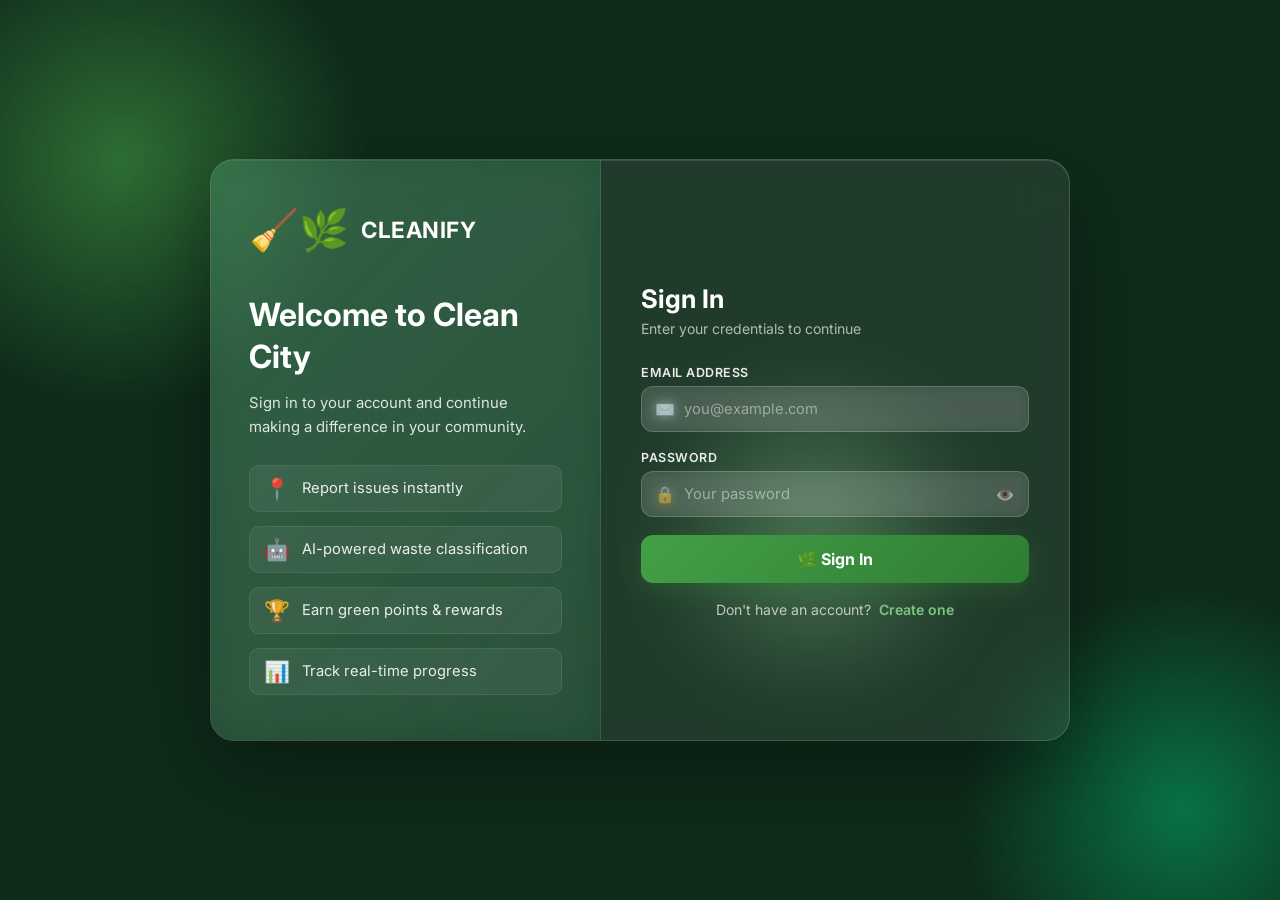
<file: templates/index.html>
<!DOCTYPE html>
<html lang="en">
<head>
    <meta charset="UTF-8">
    <meta name="viewport" content="width=device-width, initial-scale=1.0">
    <title>Sign In - CLEANIFY</title>
    <link href="https://fonts.googleapis.com/css2?family=Inter:wght@400;500;600;700;800&display=swap" rel="stylesheet">
    <style>
        * { margin: 0; padding: 0; box-sizing: border-box; }
        body { font-family: 'Inter', sans-serif; background: #0f2b1a; min-height: 100vh; display: flex; align-items: center; justify-content: center; position: relative; overflow: hidden; }
        body::before { content: ''; position: fixed; top: -10%; left: -10%; width: 500px; height: 500px; background: radial-gradient(circle, rgba(76,175,80,0.5) 0%, transparent 70%); border-radius: 50%; animation: blob1 18s ease-in-out infinite; z-index: 0; }
        body::after { content: ''; position: fixed; bottom: -15%; right: -10%; width: 450px; height: 450px; background: radial-gradient(circle, rgba(0,200,120,0.45) 0%, transparent 70%); border-radius: 50%; animation: blob2 22s ease-in-out infinite; z-index: 0; }
        @keyframes blob1 { 0%,100%{transform:translate(0,0) scale(1);} 33%{transform:translate(80px,60px) scale(1.15);} 66%{transform:translate(-40px,100px) scale(0.9);} }
        @keyframes blob2 { 0%,100%{transform:translate(0,0) scale(1);} 33%{transform:translate(-70px,-50px) scale(1.1);} 66%{transform:translate(50px,-80px) scale(0.95);} }
        @keyframes fadeInUp { from{opacity:0;transform:translateY(20px);} to{opacity:1;transform:translateY(0);} }
        @keyframes bounce { 0%,100%{transform:translateY(0);} 50%{transform:translateY(-10px);} }
        @keyframes spin { to{transform:rotate(360deg);} }
        .login-wrapper { width:100%;max-width:900px;padding:20px;position:relative;z-index:1;animation:fadeInUp 0.6s ease-out; }
        .login-container { display:grid;grid-template-columns:1fr 1.2fr;background:rgba(255,255,255,0.08);border-radius:24px;overflow:hidden;box-shadow:0 30px 80px rgba(0,0,0,0.35),inset 0 1px 0 rgba(255,255,255,0.12);border:1px solid rgba(255,255,255,0.15);backdrop-filter:blur(24px); }
        .login-branding { background:linear-gradient(135deg,rgba(46,125,79,0.45) 0%,rgba(27,94,54,0.35) 100%);backdrop-filter:blur(16px);border-right:1px solid rgba(255,255,255,0.08);padding:45px 38px;display:flex;flex-direction:column;justify-content:center;gap:20px; }
        .brand-header { display:flex;align-items:center;gap:12px;margin-bottom:20px; }
        .brand-header .logo-icon { font-size:2.5rem;animation:bounce 2s ease-in-out infinite; }
        .brand-header .logo-text { font-size:1.4rem;font-weight:700;color:white;letter-spacing:0.5px; }
        .brand-content h1 { font-size:2rem;color:white;margin-bottom:15px;line-height:1.3; }
        .brand-content p { font-size:0.93rem;color:rgba(255,255,255,0.85);line-height:1.6;margin-bottom:25px; }
        .features-list { list-style:none;display:flex;flex-direction:column;gap:14px; }
        .features-list li { display:flex;align-items:center;gap:12px;font-size:0.92rem;color:rgba(255,255,255,0.9);padding:10px 14px;background:rgba(255,255,255,0.06);border-radius:10px;border:1px solid rgba(255,255,255,0.08);transition:all 0.3s ease; }
        .features-list li:hover { background:rgba(255,255,255,0.1);transform:translateX(4px); }
        .feature-icon { font-size:1.3rem;flex-shrink:0; }
        .login-form-wrapper { padding:50px 40px;display:flex;flex-direction:column;justify-content:center; }
        .form-header { margin-bottom:28px; }
        .form-header h2 { font-size:1.6rem;color:white;margin-bottom:6px;font-weight:700; }
        .form-header p { font-size:0.88rem;color:rgba(255,255,255,0.65); }
        .form-group { margin-bottom:18px; }
        .form-group label { display:block;font-size:0.78rem;font-weight:600;color:rgba(255,255,255,0.9);margin-bottom:6px;text-transform:uppercase;letter-spacing:0.5px; }
        .input-wrapper { position:relative; }
        .input-icon { position:absolute;left:14px;top:50%;transform:translateY(-50%);font-size:1rem;opacity:0.5;pointer-events:none; }
        .input-wrapper input { width:100%;padding:13px 14px 13px 42px;border:1.5px solid rgba(255,255,255,0.18);border-radius:12px;background:rgba(255,255,255,0.1);backdrop-filter:blur(6px);color:white;font-size:0.92rem;font-family:'Inter',sans-serif;transition:all 0.35s; }
        .input-wrapper input::placeholder { color:rgba(255,255,255,0.45); }
        .input-wrapper input:focus { outline:none;border-color:#4caf50;box-shadow:0 0 0 4px rgba(76,175,80,0.15); }
        .toggle-password { position:absolute;right:14px;top:50%;transform:translateY(-50%);background:none;border:none;color:rgba(255,255,255,0.5);cursor:pointer;font-size:1rem; }
        .login-btn { width:100%;padding:14px;background:linear-gradient(135deg,#43a047 0%,#2e7d32 100%);border:none;border-radius:12px;color:white;font-size:1rem;font-weight:700;font-family:'Inter',sans-serif;cursor:pointer;transition:all 0.35s;box-shadow:0 8px 24px rgba(46,125,50,0.35);position:relative;overflow:hidden; }
        .login-btn:hover:not(:disabled) { transform:translateY(-3px);box-shadow:0 14px 36px rgba(46,125,50,0.5); }
        .login-btn:disabled { opacity:0.5;cursor:not-allowed; }
        .login-btn .btn-loading { display:none; }
        .login-btn.loading .btn-text { visibility:hidden; }
        .login-btn.loading .btn-loading { display:block;position:absolute;top:50%;left:50%;transform:translate(-50%,-50%); }
        .spinner { width:22px;height:22px;border:3px solid rgba(255,255,255,0.3);border-top-color:white;border-radius:50%;animation:spin 0.7s linear infinite; }
        .auth-msg { margin-top:14px;padding:12px;border-radius:10px;text-align:center;font-size:0.88rem;font-weight:500;display:none; }
        .auth-msg.success { background:rgba(129,199,132,0.15);color:#81c784;border:1px solid rgba(129,199,132,0.3); }
        .auth-msg.error { background:rgba(255,71,87,0.15);color:#ff4757;border:1px solid rgba(255,71,87,0.3); }
        .register-prompt { text-align:center;margin-top:18px;font-size:0.88rem;color:rgba(255,255,255,0.7); }
        .register-prompt a { color:#81c784;text-decoration:none;font-weight:600;margin-left:4px; }
        @media (max-width:768px) { .login-container{grid-template-columns:1fr;} .login-branding{display:none;} .login-form-wrapper{padding:36px 28px;} }
    </style>
</head>
<body>
    <div style="position:fixed;top:40%;left:50%;width:350px;height:350px;background:radial-gradient(circle,rgba(129,199,132,0.4) 0%,transparent 70%);border-radius:50%;animation:blob1 25s ease-in-out infinite reverse;z-index:0;"></div>
    <div class="login-wrapper">
        <div class="login-container">
            <div class="login-branding">
                <div class="brand-header">
                    <span class="logo-icon">🧹🌿</span>
                    <span class="logo-text">CLEANIFY</span>
                </div>
                <div class="brand-content">
                    <h1>Welcome to Clean City</h1>
                    <p>Sign in to your account and continue making a difference in your community.</p>
                    <ul class="features-list">
                        <li><span class="feature-icon">📍</span>Report issues instantly</li>
                        <li><span class="feature-icon">🤖</span>AI-powered waste classification</li>
                        <li><span class="feature-icon">🏆</span>Earn green points & rewards</li>
                        <li><span class="feature-icon">📊</span>Track real-time progress</li>
                    </ul>
                </div>
            </div>
            <div class="login-form-wrapper">
                <div class="form-header">
                    <h2>Sign In</h2>
                    <p>Enter your credentials to continue</p>
                </div>
                <form id="loginForm" onsubmit="handleLogin(event)" novalidate>
                    <div class="form-group">
                        <label for="email">Email Address</label>
                        <div class="input-wrapper">
                            <span class="input-icon">✉️</span>
                            <input type="email" id="email" placeholder="you@example.com" required autocomplete="email">
                        </div>
                    </div>
                    <div class="form-group">
                        <label for="password">Password</label>
                        <div class="input-wrapper">
                            <span class="input-icon">🔒</span>
                            <input type="password" id="password" placeholder="Your password" required autocomplete="current-password">
                            <button type="button" class="toggle-password" onclick="toggleVis('password',this)">👁️</button>
                        </div>
                    </div>
                    <button type="submit" class="login-btn" id="loginBtn">
                        <span class="btn-text">🌿 Sign In</span>
                        <span class="btn-loading"><div class="spinner"></div></span>
                    </button>
                </form>
                <div id="authMsg" class="auth-msg"></div>
                <p class="register-prompt">Don't have an account? <a href="./reg.html">Create one</a></p>
            </div>
        </div>
    </div>
    <script>
        const API = 'https://cleanify-6yh1.onrender.com';
        const token = localStorage.getItem('cleanify_token');
        const role = localStorage.getItem('cleanify_role');
        if (token) { window.location.href = role === 'admin' ? './admin.html' : './user.html'; }
        function toggleVis(id, btn) {
            const inp = document.getElementById(id);
            inp.type = inp.type === 'password' ? 'text' : 'password';
            btn.textContent = inp.type === 'password' ? '👁️' : '🙈';
        }
        async function handleLogin(e) {
            e.preventDefault();
            const email = document.getElementById('email').value.trim();
            const password = document.getElementById('password').value;
            const btn = document.getElementById('loginBtn');
            if (!email || !password) { showMsg('Please enter email and password.', 'error'); return; }
            btn.classList.add('loading'); btn.disabled = true;
            try {
                const res = await fetch(`${API}/api/auth/login`, { method:'POST', headers:{'Content-Type':'application/json'}, body: JSON.stringify({email, password}) });
                const data = await res.json();
                if (!res.ok) throw new Error(data.error || 'Login failed');
                localStorage.setItem('cleanify_token', data.token);
                localStorage.setItem('cleanify_role', data.role);
                localStorage.setItem('cleanify_name', data.fullname);
                showMsg(`✅ Welcome back, ${data.fullname}! Redirecting...`, 'success');
                setTimeout(() => { window.location.href = data.role === 'admin' ? './admin.html' : './user.html'; }, 1000);
            } catch(err) { showMsg(err.message, 'error'); }
            finally { btn.classList.remove('loading'); btn.disabled = false; }
        }
        function showMsg(msg, type) {
            const el = document.getElementById('authMsg');
            el.textContent = msg; el.className = `auth-msg ${type}`; el.style.display = 'block';
        }
    </script>
</body>
</html>
</file>
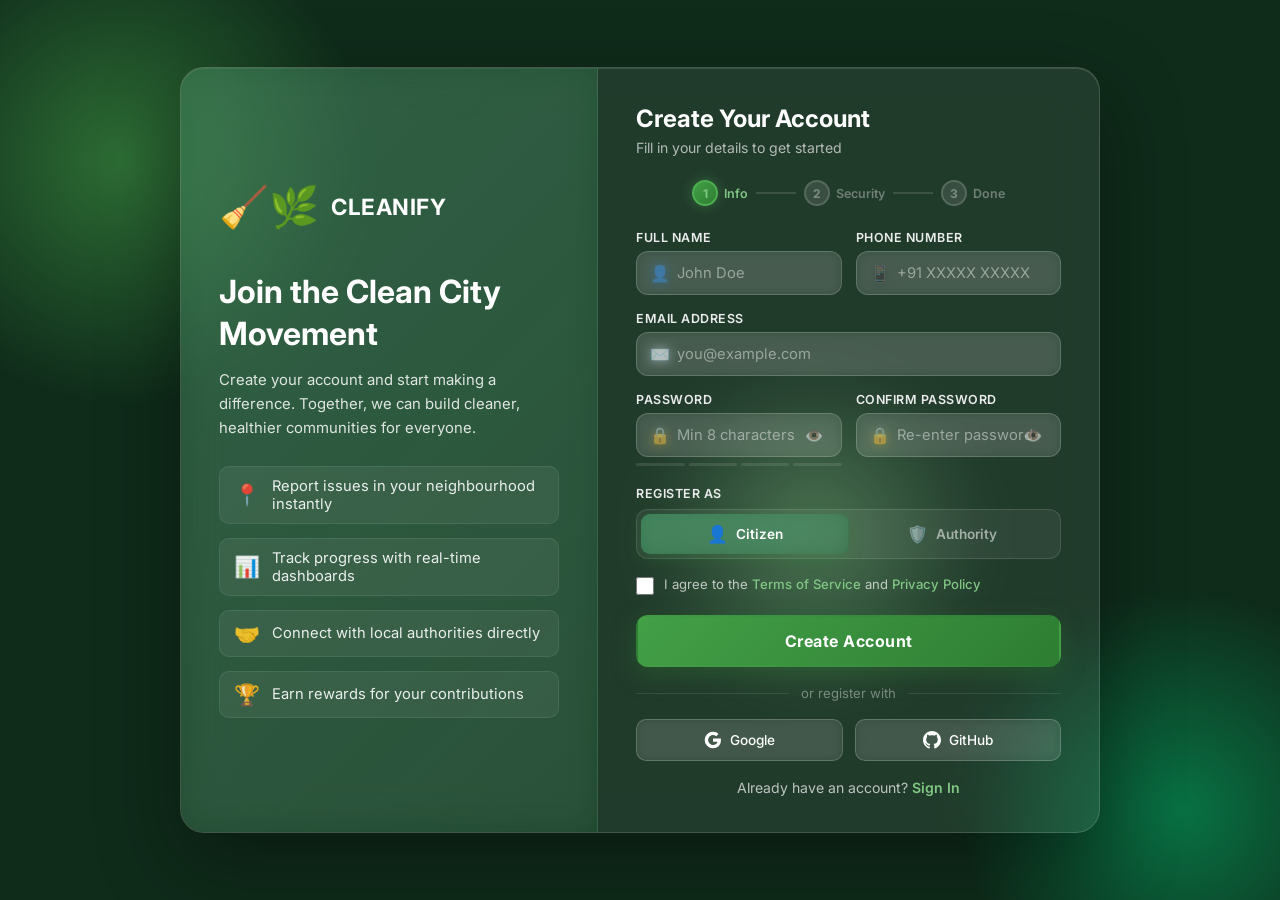
<file: templates/reg.html>
<!DOCTYPE html>
<html lang="en">

<head>
    <meta charset="UTF-8">
    <meta name="viewport" content="width=device-width, initial-scale=1.0">
    <meta name="description" content="Register for CLEANIFY - Join the movement for cleaner cities">
    <title>Register - CLEANIFY</title>
    <link href="https://fonts.googleapis.com/css2?family=Inter:wght@400;500;600;700;800&display=swap" rel="stylesheet">
    <style>
        * {
            margin: 0;
            padding: 0;
            box-sizing: border-box;
        }

        body {
            font-family: 'Inter', sans-serif;
            background: #0f2b1a;
            min-height: 100vh;
            display: flex;
            align-items: center;
            justify-content: center;
            position: relative;
            overflow-x: hidden;
            overflow-y: auto;
            padding: 30px 0;
        }

        /* Floating gradient blobs */
        body::before {
            content: '';
            position: fixed;
            top: -10%;
            left: -10%;
            width: 500px;
            height: 500px;
            background: radial-gradient(circle, rgba(76, 175, 80, 0.5) 0%, transparent 70%);
            border-radius: 50%;
            animation: blob1 18s ease-in-out infinite;
            z-index: 0;
        }

        body::after {
            content: '';
            position: fixed;
            bottom: -15%;
            right: -10%;
            width: 450px;
            height: 450px;
            background: radial-gradient(circle, rgba(0, 200, 120, 0.45) 0%, transparent 70%);
            border-radius: 50%;
            animation: blob2 22s ease-in-out infinite;
            z-index: 0;
        }

        @keyframes blob1 {

            0%,
            100% {
                transform: translate(0, 0) scale(1);
            }

            33% {
                transform: translate(80px, 60px) scale(1.15);
            }

            66% {
                transform: translate(-40px, 100px) scale(0.9);
            }
        }

        @keyframes blob2 {

            0%,
            100% {
                transform: translate(0, 0) scale(1);
            }

            33% {
                transform: translate(-70px, -50px) scale(1.1);
            }

            66% {
                transform: translate(50px, -80px) scale(0.95);
            }
        }

        @keyframes bounce {

            0%,
            100% {
                transform: translateY(0);
            }

            50% {
                transform: translateY(-10px);
            }
        }

        @keyframes fadeInUp {
            from {
                opacity: 0;
                transform: translateY(20px);
            }

            to {
                opacity: 1;
                transform: translateY(0);
            }
        }

        @keyframes shake {

            0%,
            100% {
                transform: translateX(0);
            }

            20% {
                transform: translateX(-6px);
            }

            40% {
                transform: translateX(6px);
            }

            60% {
                transform: translateX(-4px);
            }

            80% {
                transform: translateX(4px);
            }
        }

        .register-wrapper {
            width: 100%;
            max-width: 960px;
            padding: 20px;
            position: relative;
            z-index: 1;
            animation: fadeInUp 0.6s ease-out;
        }

        .register-container {
            display: grid;
            grid-template-columns: 1fr 1.2fr;
            background: rgba(255, 255, 255, 0.08);
            border-radius: 24px;
            overflow: hidden;
            box-shadow: 0 30px 80px rgba(0, 0, 0, 0.35), inset 0 1px 0 rgba(255, 255, 255, 0.12);
            border: 1px solid rgba(255, 255, 255, 0.15);
            backdrop-filter: blur(24px);
            -webkit-backdrop-filter: blur(24px);
        }

        /* Left Side - Branding */
        .register-branding {
            background: linear-gradient(135deg, rgba(46, 125, 79, 0.45) 0%, rgba(27, 94, 54, 0.35) 100%);
            backdrop-filter: blur(16px);
            -webkit-backdrop-filter: blur(16px);
            border-right: 1px solid rgba(255, 255, 255, 0.08);
            padding: 45px 38px;
            display: flex;
            flex-direction: column;
            justify-content: center;
            gap: 20px;
        }

        .brand-header {
            display: flex;
            align-items: center;
            gap: 12px;
            margin-bottom: 20px;
        }

        .brand-header .logo-icon {
            font-size: 2.5rem;
            animation: bounce 2s ease-in-out infinite;
        }

        .brand-header .logo-text {
            font-size: 1.4rem;
            font-weight: 700;
            color: white;
            letter-spacing: 0.5px;
        }

        .brand-content h1 {
            font-size: 2rem;
            color: white;
            margin-bottom: 15px;
            line-height: 1.3;
        }

        .brand-content p {
            font-size: 0.93rem;
            color: rgba(255, 255, 255, 0.85);
            line-height: 1.6;
            margin-bottom: 25px;
        }

        .features-list {
            list-style: none;
            display: flex;
            flex-direction: column;
            gap: 14px;
        }

        .features-list li {
            display: flex;
            align-items: center;
            gap: 12px;
            font-size: 0.92rem;
            color: rgba(255, 255, 255, 0.9);
            padding: 10px 14px;
            background: rgba(255, 255, 255, 0.06);
            border-radius: 10px;
            border: 1px solid rgba(255, 255, 255, 0.08);
            transition: all 0.3s ease;
        }

        .features-list li:hover {
            background: rgba(255, 255, 255, 0.1);
            transform: translateX(4px);
        }

        .features-list li .feature-icon {
            font-size: 1.3rem;
            flex-shrink: 0;
        }

        /* Right Side - Form */
        .register-form-wrapper {
            padding: 36px 38px;
            display: flex;
            flex-direction: column;
            justify-content: center;
        }

        .form-header {
            margin-bottom: 24px;
        }

        .form-header h2 {
            font-size: 1.5rem;
            color: white;
            margin-bottom: 6px;
            font-weight: 700;
        }

        .form-header p {
            font-size: 0.88rem;
            color: rgba(255, 255, 255, 0.65);
        }

        /* Progress Steps */
        .progress-bar {
            display: flex;
            align-items: center;
            justify-content: center;
            gap: 0;
            margin-bottom: 24px;
        }

        .progress-step {
            display: flex;
            align-items: center;
            gap: 6px;
            font-size: 0.78rem;
            font-weight: 600;
            color: rgba(255, 255, 255, 0.35);
            transition: color 0.3s ease;
        }

        .progress-step.active {
            color: #81c784;
        }

        .progress-step.completed {
            color: #4caf50;
        }

        .step-number {
            width: 26px;
            height: 26px;
            border-radius: 50%;
            display: flex;
            align-items: center;
            justify-content: center;
            font-size: 0.75rem;
            font-weight: 700;
            background: rgba(255, 255, 255, 0.1);
            border: 2px solid rgba(255, 255, 255, 0.15);
            transition: all 0.3s ease;
        }

        .progress-step.active .step-number {
            background: linear-gradient(135deg, #43a047, #2e7d32);
            border-color: #4caf50;
            box-shadow: 0 0 12px rgba(76, 175, 80, 0.4);
        }

        .progress-step.completed .step-number {
            background: #4caf50;
            border-color: #4caf50;
        }

        .progress-line {
            width: 40px;
            height: 2px;
            background: rgba(255, 255, 255, 0.12);
            margin: 0 8px;
            position: relative;
            overflow: hidden;
        }

        .progress-line::after {
            content: '';
            position: absolute;
            top: 0;
            left: 0;
            height: 100%;
            width: 0%;
            background: #4caf50;
            transition: width 0.4s ease;
        }

        .progress-line.filled::after {
            width: 100%;
        }

        /* Form Row for side-by-side fields */
        .form-row {
            display: grid;
            grid-template-columns: 1fr 1fr;
            gap: 14px;
        }

        .form-group {
            margin-bottom: 16px;
        }

        .form-group label {
            display: block;
            font-size: 0.78rem;
            font-weight: 600;
            color: rgba(255, 255, 255, 0.9);
            margin-bottom: 6px;
            text-transform: uppercase;
            letter-spacing: 0.5px;
        }

        .input-wrapper {
            position: relative;
        }

        .input-wrapper .input-icon {
            position: absolute;
            left: 14px;
            top: 50%;
            transform: translateY(-50%);
            font-size: 1rem;
            opacity: 0.5;
            pointer-events: none;
            transition: opacity 0.3s ease;
        }

        .input-wrapper input {
            width: 100%;
            padding: 12px 14px 12px 40px;
            border: 1.5px solid rgba(255, 255, 255, 0.18);
            border-radius: 12px;
            background: rgba(255, 255, 255, 0.1);
            backdrop-filter: blur(6px);
            -webkit-backdrop-filter: blur(6px);
            color: white;
            font-size: 0.92rem;
            font-family: 'Inter', sans-serif;
            transition: all 0.35s cubic-bezier(0.4, 0, 0.2, 1);
        }

        .input-wrapper input::placeholder {
            color: rgba(255, 255, 255, 0.45);
        }

        .input-wrapper input:hover {
            border-color: rgba(76, 175, 80, 0.4);
            background: rgba(255, 255, 255, 0.09);
        }

        .input-wrapper input:focus {
            outline: none;
            border-color: #4caf50;
            background: rgba(255, 255, 255, 0.1);
            box-shadow: 0 0 0 4px rgba(76, 175, 80, 0.15);
        }

        .input-wrapper input:focus~.input-icon {
            opacity: 0.9;
        }

        .input-wrapper input.error {
            border-color: #ff4757;
            box-shadow: 0 0 0 4px rgba(255, 71, 87, 0.12);
            animation: shake 0.4s ease;
        }

        .input-wrapper input.valid {
            border-color: #4caf50;
        }

        .field-hint {
            font-size: 0.72rem;
            color: rgba(255, 255, 255, 0.4);
            margin-top: 4px;
        }

        .field-error {
            font-size: 0.72rem;
            color: #ff4757;
            margin-top: 4px;
            display: none;
        }

        .field-error.show {
            display: block;
        }

        /* Password strength meter */
        .password-strength {
            display: flex;
            gap: 4px;
            margin-top: 6px;
        }

        .strength-bar {
            flex: 1;
            height: 3px;
            border-radius: 2px;
            background: rgba(255, 255, 255, 0.1);
            transition: all 0.3s ease;
        }

        .strength-bar.weak {
            background: #ff4757;
        }

        .strength-bar.medium {
            background: #ffa502;
        }

        .strength-bar.strong {
            background: #4caf50;
        }

        .strength-text {
            font-size: 0.7rem;
            margin-top: 4px;
            font-weight: 600;
        }

        .strength-text.weak {
            color: #ff4757;
        }

        .strength-text.medium {
            color: #ffa502;
        }

        .strength-text.strong {
            color: #4caf50;
        }

        /* Toggle password visibility */
        .toggle-password {
            position: absolute;
            right: 14px;
            top: 50%;
            transform: translateY(-50%);
            background: none;
            border: none;
            color: rgba(255, 255, 255, 0.5);
            cursor: pointer;
            font-size: 1rem;
            padding: 4px;
            transition: color 0.3s ease;
        }

        .toggle-password:hover {
            color: rgba(255, 255, 255, 0.8);
        }

        /* Role Selector */
        .role-selector {
            margin-bottom: 16px;
        }

        .role-selector>label {
            display: block;
            font-size: 0.78rem;
            font-weight: 600;
            color: rgba(255, 255, 255, 0.9);
            margin-bottom: 8px;
            text-transform: uppercase;
            letter-spacing: 0.5px;
        }

        .role-toggle {
            display: flex;
            gap: 0;
            background: rgba(255, 255, 255, 0.06);
            border-radius: 12px;
            padding: 4px;
            border: 1.5px solid rgba(255, 255, 255, 0.12);
        }

        .role-toggle input[type="radio"] {
            display: none;
        }

        .role-toggle label {
            flex: 1;
            text-align: center;
            padding: 10px 16px;
            font-size: 0.85rem;
            font-weight: 600;
            color: rgba(255, 255, 255, 0.55);
            cursor: pointer;
            border-radius: 9px;
            transition: all 0.3s cubic-bezier(0.4, 0, 0.2, 1);
            text-transform: none;
            letter-spacing: 0;
            margin-bottom: 0;
            display: flex;
            align-items: center;
            justify-content: center;
            gap: 8px;
        }

        .role-toggle input[type="radio"]:checked+label {
            background: linear-gradient(135deg, rgba(67, 160, 103, 0.6), rgba(46, 125, 79, 0.5));
            color: white;
            box-shadow: 0 4px 15px rgba(46, 125, 50, 0.3);
            backdrop-filter: blur(8px);
        }

        .role-toggle label:hover {
            color: rgba(255, 255, 255, 0.8);
            background: rgba(255, 255, 255, 0.05);
        }

        .role-toggle input[type="radio"]:checked+label:hover {
            background: linear-gradient(135deg, rgba(67, 160, 103, 0.7), rgba(46, 125, 79, 0.6));
            color: white;
        }

        .role-icon {
            font-size: 1.05rem;
        }

        /* Terms checkbox */
        .terms-group {
            margin-bottom: 20px;
        }

        .terms-label {
            display: flex;
            align-items: flex-start;
            gap: 10px;
            cursor: pointer;
            color: rgba(255, 255, 255, 0.7);
            font-size: 0.82rem;
            line-height: 1.5;
        }

        .terms-label input[type="checkbox"] {
            width: 18px;
            height: 18px;
            cursor: pointer;
            accent-color: #4caf50;
            flex-shrink: 0;
            margin-top: 2px;
        }

        .terms-label a {
            color: #81c784;
            text-decoration: none;
            font-weight: 500;
            transition: color 0.3s ease;
        }

        .terms-label a:hover {
            color: #a5d6a7;
            text-decoration: underline;
        }

        .register-btn {
            width: 100%;
            padding: 14px 16px;
            background: linear-gradient(135deg, #43a047 0%, #2e7d32 100%);
            border: 2px solid transparent;
            border-radius: 12px;
            color: white;
            font-size: 1rem;
            font-weight: 700;
            font-family: 'Inter', sans-serif;
            cursor: pointer;
            transition: all 0.35s cubic-bezier(0.4, 0, 0.2, 1);
            box-shadow: 0 8px 24px rgba(46, 125, 50, 0.35);
            letter-spacing: 0.5px;
            position: relative;
            overflow: hidden;
        }

        .register-btn:hover:not(:disabled) {
            transform: translateY(-3px);
            box-shadow: 0 14px 36px rgba(46, 125, 50, 0.5);
        }

        .register-btn:active:not(:disabled) {
            transform: translateY(-1px);
        }

        .register-btn:disabled {
            opacity: 0.5;
            cursor: not-allowed;
        }

        .register-btn .btn-loading {
            display: none;
        }

        .register-btn.loading .btn-text {
            visibility: hidden;
        }

        .register-btn.loading .btn-loading {
            display: block;
            position: absolute;
            top: 50%;
            left: 50%;
            transform: translate(-50%, -50%);
        }

        .spinner {
            width: 22px;
            height: 22px;
            border: 3px solid rgba(255, 255, 255, 0.3);
            border-top-color: white;
            border-radius: 50%;
            animation: spin 0.7s linear infinite;
        }

        @keyframes spin {
            to {
                transform: rotate(360deg);
            }
        }

        .divider {
            display: flex;
            align-items: center;
            gap: 12px;
            margin: 18px 0;
            color: rgba(255, 255, 255, 0.4);
            font-size: 0.82rem;
        }

        .divider::before,
        .divider::after {
            content: '';
            flex: 1;
            height: 1px;
            background: rgba(255, 255, 255, 0.1);
        }

        .social-links {
            display: flex;
            gap: 12px;
        }

        .social-link {
            flex: 1;
            padding: 11px;
            border: 1px solid rgba(255, 255, 255, 0.2);
            border-radius: 10px;
            background: rgba(255, 255, 255, 0.08);
            backdrop-filter: blur(6px);
            -webkit-backdrop-filter: blur(6px);
            color: white;
            display: flex;
            align-items: center;
            justify-content: center;
            gap: 8px;
            cursor: pointer;
            transition: all 0.3s ease;
            text-decoration: none;
            font-size: 0.85rem;
            font-weight: 500;
        }

        .social-link:hover {
            border-color: #66bb6a;
            background: rgba(76, 175, 80, 0.1);
            transform: translateY(-2px);
        }

        .social-link svg {
            flex-shrink: 0;
        }

        .login-prompt {
            text-align: center;
            margin-top: 18px;
            font-size: 0.88rem;
            color: rgba(255, 255, 255, 0.7);
        }

        .login-prompt a {
            color: #81c784;
            text-decoration: none;
            font-weight: 600;
            transition: color 0.3s ease;
            margin-left: 4px;
        }

        .login-prompt a:hover {
            color: #a5d6a7;
        }

        .register-msg {
            margin-top: 14px;
            padding: 12px;
            border-radius: 10px;
            text-align: center;
            font-size: 0.88rem;
            font-weight: 500;
            animation: fadeInUp 0.3s ease-out;
        }

        .register-msg.success {
            background: rgba(129, 199, 132, 0.15);
            color: #81c784;
            border: 1px solid rgba(129, 199, 132, 0.3);
        }

        .register-msg.error {
            background: rgba(255, 71, 87, 0.15);
            color: #ff4757;
            border: 1px solid rgba(255, 71, 87, 0.3);
        }

        .home-link {
            position: fixed;
            top: 20px;
            left: 20px;
            display: flex;
            align-items: center;
            gap: 8px;
            color: white;
            text-decoration: none;
            font-weight: 600;
            transition: all 0.3s ease;
            z-index: 10;
            font-size: 0.9rem;
        }

        .home-link:hover {
            color: #a5d6a7;
            transform: translateX(-5px);
        }

        /* ========== Responsive Design ========== */

        /* Tablet landscape */
        @media (max-width: 920px) {
            .register-container {
                grid-template-columns: 1fr 1.3fr;
            }

            .register-branding {
                padding: 35px 28px;
            }

            .brand-content h1 {
                font-size: 1.7rem;
            }

            .register-form-wrapper {
                padding: 32px 28px;
            }
        }

        /* Tablet portrait */
        @media (max-width: 768px) {
            body {
                padding: 20px 0;
            }

            .register-container {
                grid-template-columns: 1fr;
            }

            .register-branding {
                display: none;
            }

            .register-form-wrapper {
                padding: 30px 28px;
            }

            .form-header {
                text-align: center;
                margin-bottom: 20px;
            }

            .form-header h2 {
                font-size: 1.4rem;
            }

            .form-row {
                grid-template-columns: 1fr 1fr;
                gap: 12px;
            }

            .form-group {
                margin-bottom: 14px;
            }

            .role-selector {
                margin-bottom: 14px;
            }

            .divider {
                margin: 14px 0;
            }

            .login-prompt {
                margin-top: 14px;
            }
        }

        /* Mobile */
        @media (max-width: 520px) {
            body {
                padding: 16px 0;
            }

            .register-wrapper {
                padding: 12px;
            }

            .register-form-wrapper {
                padding: 24px 20px;
            }

            .form-header h2 {
                font-size: 1.25rem;
            }

            .form-row {
                grid-template-columns: 1fr;
                gap: 0;
            }

            .role-toggle label {
                padding: 9px 12px;
                font-size: 0.82rem;
            }

            .progress-step span:not(.step-number) {
                display: none;
            }

            .progress-line {
                width: 28px;
            }

            .social-link {
                padding: 10px;
                font-size: 0.8rem;
            }

            .social-link span {
                display: none;
            }
        }

        /* Very small screens */
        @media (max-width: 360px) {
            .register-form-wrapper {
                padding: 20px 16px;
            }

            .form-header h2 {
                font-size: 1.15rem;
            }

            .input-wrapper input {
                padding: 10px 12px 10px 36px;
                font-size: 0.88rem;
            }

            .register-btn {
                padding: 12px 14px;
                font-size: 0.92rem;
            }
        }
    </style>
</head>

<body>
    <!-- Extra floating blob -->
    <div
        style="position:fixed;top:40%;left:50%;width:350px;height:350px;background:radial-gradient(circle,rgba(129,199,132,0.4) 0%,transparent 70%);border-radius:50%;animation:blob1 25s ease-in-out infinite reverse;z-index:0;">
    </div>



    <div class="register-wrapper">
        <div class="register-container">
            <!-- Left Side - Branding -->
            <div class="register-branding">
                <div class="brand-header">
                    <span class="logo-icon">🧹🌿</span>
                    <span class="logo-text">CLEANIFY</span>
                </div>
                <div class="brand-content">
                    <h1>Join the Clean City Movement</h1>
                    <p>Create your account and start making a difference. Together, we can build cleaner, healthier
                        communities for everyone.</p>
                    <ul class="features-list">
                        <li>
                            <span class="feature-icon">📍</span>
                            Report issues in your neighbourhood instantly
                        </li>
                        <li>
                            <span class="feature-icon">📊</span>
                            Track progress with real-time dashboards
                        </li>
                        <li>
                            <span class="feature-icon">🤝</span>
                            Connect with local authorities directly
                        </li>
                        <li>
                            <span class="feature-icon">🏆</span>
                            Earn rewards for your contributions
                        </li>
                    </ul>
                </div>
            </div>

            <!-- Right Side - Registration Form -->
            <div class="register-form-wrapper">
                <div class="form-header">
                    <h2>Create Your Account</h2>
                    <p>Fill in your details to get started</p>
                </div>

                <!-- Progress Steps -->
                <div class="progress-bar">
                    <div class="progress-step active" id="step1-indicator">
                        <span class="step-number">1</span>
                        <span>Info</span>
                    </div>
                    <div class="progress-line" id="line1"></div>
                    <div class="progress-step" id="step2-indicator">
                        <span class="step-number">2</span>
                        <span>Security</span>
                    </div>
                    <div class="progress-line" id="line2"></div>
                    <div class="progress-step" id="step3-indicator">
                        <span class="step-number">3</span>
                        <span>Done</span>
                    </div>
                </div>

                <form id="registerForm" onsubmit="return handleRegister(event)" novalidate>
                    <!-- Row 1: Full Name & Phone -->
                    <div class="form-row">
                        <div class="form-group">
                            <label for="fullname">Full Name</label>
                            <div class="input-wrapper">
                                <span class="input-icon">👤</span>
                                <input type="text" id="fullname" placeholder="John Doe" required autocomplete="name">
                            </div>
                            <div class="field-error" id="fullname-error">Please enter your full name</div>
                        </div>

                        <div class="form-group">
                            <label for="phone">Phone Number</label>
                            <div class="input-wrapper">
                                <span class="input-icon">📱</span>
                                <input type="tel" id="phone" placeholder="+91 XXXXX XXXXX" required autocomplete="tel">
                            </div>
                            <div class="field-error" id="phone-error">Enter a valid phone number</div>
                        </div>
                    </div>

                    <!-- Row 2: Email -->
                    <div class="form-group">
                        <label for="email">Email Address</label>
                        <div class="input-wrapper">
                            <span class="input-icon">✉️</span>
                            <input type="email" id="email" placeholder="you@example.com" required autocomplete="email">
                        </div>
                        <div class="field-error" id="email-error">Please enter a valid email address</div>
                    </div>

                    <!-- Row 3: Password & Confirm Password -->
                    <div class="form-row">
                        <div class="form-group">
                            <label for="pwd">Password</label>
                            <div class="input-wrapper">
                                <span class="input-icon">🔒</span>
                                <input type="password" id="pwd" placeholder="Min 8 characters" required
                                    autocomplete="new-password">
                                <button type="button" class="toggle-password" onclick="toggleVisibility('pwd', this)"
                                    aria-label="Toggle password visibility">👁️</button>
                            </div>
                            <div class="password-strength" id="strengthMeter">
                                <div class="strength-bar" id="bar1"></div>
                                <div class="strength-bar" id="bar2"></div>
                                <div class="strength-bar" id="bar3"></div>
                                <div class="strength-bar" id="bar4"></div>
                            </div>
                            <div class="strength-text" id="strengthText"></div>
                            <div class="field-error" id="pwd-error">Password must be at least 8 characters</div>
                        </div>

                        <div class="form-group">
                            <label for="confirmPwd">Confirm Password</label>
                            <div class="input-wrapper">
                                <span class="input-icon">🔒</span>
                                <input type="password" id="confirmPwd" placeholder="Re-enter password" required
                                    autocomplete="new-password">
                                <button type="button" class="toggle-password"
                                    onclick="toggleVisibility('confirmPwd', this)"
                                    aria-label="Toggle password visibility">👁️</button>
                            </div>
                            <div class="field-error" id="confirmPwd-error">Passwords do not match</div>
                        </div>
                    </div>

                    <!-- Role Selector -->
                    <div class="role-selector">
                        <label>Register As</label>
                        <div class="role-toggle">
                            <input type="radio" id="role-user" name="role" value="user" checked>
                            <label for="role-user"><span class="role-icon">👤</span> Citizen</label>
                            <input type="radio" id="role-admin" name="role" value="admin">
                            <label for="role-admin"><span class="role-icon">🛡️</span> Authority</label>
                        </div>
                    </div>

                    <!-- Terms -->
                    <div class="terms-group">
                        <label class="terms-label">
                            <input type="checkbox" id="terms" required>
                            <span>I agree to the <a href="#">Terms of Service</a> and <a href="#">Privacy
                                    Policy</a></span>
                        </label>
                        <div class="field-error" id="terms-error">You must accept the terms to continue</div>
                    </div>

                    <button type="submit" class="register-btn" id="registerBtn">
                        <span class="btn-text">Create Account</span>
                        <span class="btn-loading">
                            <div class="spinner"></div>
                        </span>
                    </button>
                </form>

                <p id="registerMsg" class="register-msg" style="display: none;"></p>

                <div class="divider">
                    <span>or register with</span>
                </div>

                <div class="social-links">
                    <a href="#" class="social-link" title="Google">
                        <svg xmlns="http://www.w3.org/2000/svg" width="18" height="18" viewBox="0 0 24 24"
                            fill="currentColor">
                            <path
                                d="M22.56 12.25c0-.78-.07-1.53-.2-2.25H12v4.26h5.92a5.06 5.06 0 01-2.2 3.32v2.77h3.57c2.08-1.92 3.28-4.74 3.28-8.1z" />
                            <path
                                d="M12 23c2.97 0 5.46-.98 7.28-2.66l-3.57-2.77c-.98.66-2.23 1.06-3.71 1.06-2.86 0-5.29-1.93-6.16-4.53H2.18v2.84C3.99 20.53 7.7 23 12 23z" />
                            <path
                                d="M5.84 14.09c-.22-.66-.35-1.36-.35-2.09s.13-1.43.35-2.09V7.07H2.18C1.43 8.55 1 10.22 1 12s.43 3.45 1.18 4.93l2.85-2.22.81-.62z" />
                            <path
                                d="M12 5.38c1.62 0 3.06.56 4.21 1.64l3.15-3.15C17.45 2.09 14.97 1 12 1 7.7 1 3.99 3.47 2.18 7.07l3.66 2.84c.87-2.6 3.3-4.53 6.16-4.53z" />
                        </svg>
                        <span>Google</span>
                    </a>
                    <a href="#" class="social-link" title="GitHub">
                        <svg xmlns="http://www.w3.org/2000/svg" width="18" height="18" viewBox="0 0 24 24"
                            fill="currentColor">
                            <path
                                d="M12 0c-6.626 0-12 5.373-12 12 0 5.302 3.438 9.8 8.207 11.387.599.111.793-.261.793-.577v-2.234c-3.338.726-4.033-1.416-4.033-1.416-.546-1.387-1.333-1.756-1.333-1.756-1.089-.745.083-.729.083-.729 1.205.084 1.839 1.237 1.839 1.237 1.07 1.834 2.807 1.304 3.492.997.107-.775.418-1.305.762-1.604-2.665-.305-5.467-1.334-5.467-5.931 0-1.311.469-2.381 1.236-3.221-.124-.303-.535-1.524.117-3.176 0 0 1.008-.322 3.301 1.23.957-.266 1.983-.399 3.003-.404 1.02.005 2.047.138 3.006.404 2.291-1.552 3.297-1.23 3.297-1.23.653 1.653.242 2.874.118 3.176.77.84 1.235 1.911 1.235 3.221 0 4.609-2.807 5.624-5.479 5.921.43.372.823 1.102.823 2.222v3.293c0 .319.192.694.801.576 4.765-1.589 8.199-6.086 8.199-11.386 0-6.627-5.373-12-12-12z" />
                        </svg>
                        <span>GitHub</span>
                    </a>
                </div>

                <p class="login-prompt">
                    Already have an account?<a href="index.html">Sign In</a>
                </p>
            </div>
        </div>
    </div>

    <script>
        // === Password Visibility Toggle ===
        function toggleVisibility(inputId, btn) {
            const input = document.getElementById(inputId);
            if (input.type === 'password') {
                input.type = 'text';
                btn.textContent = '🙈';
            } else {
                input.type = 'password';
                btn.textContent = '👁️';
            }
        }

        // === Password Strength Meter ===
        const pwdInput = document.getElementById('pwd');
        pwdInput.addEventListener('input', function () {
            const val = this.value;
            let score = 0;
            if (val.length >= 8) score++;
            if (/[A-Z]/.test(val)) score++;
            if (/[0-9]/.test(val)) score++;
            if (/[^A-Za-z0-9]/.test(val)) score++;

            const bars = ['bar1', 'bar2', 'bar3', 'bar4'];
            const strengthText = document.getElementById('strengthText');

            bars.forEach((id, i) => {
                const bar = document.getElementById(id);
                bar.className = 'strength-bar';
                if (i < score) {
                    if (score <= 1) bar.classList.add('weak');
                    else if (score <= 2) bar.classList.add('medium');
                    else bar.classList.add('strong');
                }
            });

            if (val.length === 0) {
                strengthText.textContent = '';
                strengthText.className = 'strength-text';
            } else if (score <= 1) {
                strengthText.textContent = 'Weak';
                strengthText.className = 'strength-text weak';
            } else if (score <= 2) {
                strengthText.textContent = 'Medium';
                strengthText.className = 'strength-text medium';
            } else {
                strengthText.textContent = 'Strong';
                strengthText.className = 'strength-text strong';
            }

            updateProgress();
        });

        // === Real-time Validation ===
        document.getElementById('confirmPwd').addEventListener('input', function () {
            const pwd = document.getElementById('pwd').value;
            const confirmError = document.getElementById('confirmPwd-error');
            if (this.value && this.value !== pwd) {
                this.classList.add('error');
                this.classList.remove('valid');
                confirmError.classList.add('show');
            } else if (this.value && this.value === pwd) {
                this.classList.remove('error');
                this.classList.add('valid');
                confirmError.classList.remove('show');
            } else {
                this.classList.remove('error', 'valid');
                confirmError.classList.remove('show');
            }
            updateProgress();
        });

        document.getElementById('email').addEventListener('input', function () {
            const emailError = document.getElementById('email-error');
            const emailRegex = /^[^\s@]+@[^\s@]+\.[^\s@]+$/;
            if (this.value && !emailRegex.test(this.value)) {
                this.classList.add('error');
                this.classList.remove('valid');
                emailError.classList.add('show');
            } else if (this.value && emailRegex.test(this.value)) {
                this.classList.remove('error');
                this.classList.add('valid');
                emailError.classList.remove('show');
            } else {
                this.classList.remove('error', 'valid');
                emailError.classList.remove('show');
            }
            updateProgress();
        });

        document.getElementById('fullname').addEventListener('input', function () {
            updateProgress();
        });

        document.getElementById('phone').addEventListener('input', function () {
            updateProgress();
        });

        // === Progress Bar Updates ===
        function updateProgress() {
            const fullname = document.getElementById('fullname').value.trim();
            const phone = document.getElementById('phone').value.trim();
            const email = document.getElementById('email').value.trim();
            const pwd = document.getElementById('pwd').value;
            const confirmPwd = document.getElementById('confirmPwd').value;
            const emailRegex = /^[^\s@]+@[^\s@]+\.[^\s@]+$/;

            const step1Done = fullname.length > 0 && phone.length > 0 && email.length > 0 && emailRegex.test(email);
            const step2Done = pwd.length >= 8 && confirmPwd === pwd;

            const step1Ind = document.getElementById('step1-indicator');
            const step2Ind = document.getElementById('step2-indicator');
            const step3Ind = document.getElementById('step3-indicator');
            const line1 = document.getElementById('line1');
            const line2 = document.getElementById('line2');

            if (step1Done) {
                step1Ind.className = 'progress-step completed';
                step1Ind.querySelector('.step-number').textContent = '✓';
                line1.classList.add('filled');
                step2Ind.classList.add('active');
            } else {
                step1Ind.className = 'progress-step active';
                step1Ind.querySelector('.step-number').textContent = '1';
                line1.classList.remove('filled');
                step2Ind.classList.remove('active');
            }

            if (step1Done && step2Done) {
                step2Ind.className = 'progress-step completed';
                step2Ind.querySelector('.step-number').textContent = '✓';
                line2.classList.add('filled');
                step3Ind.classList.add('active');
            } else if (step1Done) {
                step2Ind.className = 'progress-step active';
                step2Ind.querySelector('.step-number').textContent = '2';
                line2.classList.remove('filled');
                step3Ind.classList.remove('active');
            } else {
                step2Ind.className = 'progress-step';
                step2Ind.querySelector('.step-number').textContent = '2';
                line2.classList.remove('filled');
                step3Ind.classList.remove('active');
            }
        }

        // === Form Validation ===
        function validateForm() {
            let isValid = true;
            const fullname = document.getElementById('fullname');
            const phone = document.getElementById('phone');
            const email = document.getElementById('email');
            const pwd = document.getElementById('pwd');
            const confirmPwd = document.getElementById('confirmPwd');
            const terms = document.getElementById('terms');
            const emailRegex = /^[^\s@]+@[^\s@]+\.[^\s@]+$/;

            if (!fullname.value.trim()) {
                fullname.classList.add('error');
                document.getElementById('fullname-error').classList.add('show');
                isValid = false;
            } else {
                fullname.classList.remove('error');
                fullname.classList.add('valid');
                document.getElementById('fullname-error').classList.remove('show');
            }

            if (!phone.value.trim() || phone.value.trim().length < 10) {
                phone.classList.add('error');
                document.getElementById('phone-error').classList.add('show');
                isValid = false;
            } else {
                phone.classList.remove('error');
                phone.classList.add('valid');
                document.getElementById('phone-error').classList.remove('show');
            }

            if (!email.value.trim() || !emailRegex.test(email.value)) {
                email.classList.add('error');
                document.getElementById('email-error').classList.add('show');
                isValid = false;
            } else {
                email.classList.remove('error');
                email.classList.add('valid');
                document.getElementById('email-error').classList.remove('show');
            }

            if (pwd.value.length < 8) {
                pwd.classList.add('error');
                document.getElementById('pwd-error').classList.add('show');
                isValid = false;
            } else {
                pwd.classList.remove('error');
                pwd.classList.add('valid');
                document.getElementById('pwd-error').classList.remove('show');
            }

            if (confirmPwd.value !== pwd.value) {
                confirmPwd.classList.add('error');
                document.getElementById('confirmPwd-error').classList.add('show');
                isValid = false;
            } else {
                confirmPwd.classList.remove('error');
                confirmPwd.classList.add('valid');
                document.getElementById('confirmPwd-error').classList.remove('show');
            }

            if (!terms.checked) {
                document.getElementById('terms-error').classList.add('show');
                isValid = false;
            } else {
                document.getElementById('terms-error').classList.remove('show');
            }

            return isValid;
        }

        // === Registration using Backend API ===
        async function handleRegister(event) {
            event.preventDefault();

            if (!validateForm()) return false;

            const btn = document.getElementById('registerBtn');
            const registerMsg = document.getElementById('registerMsg');
            btn.classList.add('loading');
            btn.disabled = true;

            const fullname = document.getElementById('fullname').value.trim();
            const phone = document.getElementById('phone').value.trim();
            const email = document.getElementById('email').value.trim().toLowerCase();
            const password = document.getElementById('pwd').value;
            const role = document.querySelector('input[name="role"]:checked').value;

            try {
               const API = 'https://cleanify-6yh1.onrender.com';
const res = await fetch(`${API}/api/auth/register`, {
    method: 'POST',
    headers: { 'Content-Type': 'application/json' },
    body: JSON.stringify({ fullname, phone, email, password, role })
});
                const data = await res.json();
                if (!res.ok) throw new Error(data.error || 'Registration failed');

                localStorage.setItem('cleanify_token', data.token);
                localStorage.setItem('cleanify_role', data.role);

                showMessage(registerMsg, '🎉 Account created successfully! Redirecting...', 'success');
                document.getElementById('step3-indicator').className = 'progress-step completed';
                document.getElementById('step3-indicator').querySelector('.step-number').textContent = '✓';

                setTimeout(() => {
                    if (data.role === 'admin') window.location.href = './admin.html';
                    else window.location.href = './user.html';
                }, 1500);
            } catch(err) {
                showMessage(registerMsg, '⚠️ ' + err.message, 'error');
                btn.classList.remove('loading');
                btn.disabled = false;
            }

            return false;
        }

        function showMessage(element, message, type) {
            element.innerText = message;
            element.className = `register-msg ${type}`;
            element.style.display = 'block';
        }
    </script>
</body>

</html>
</file>
